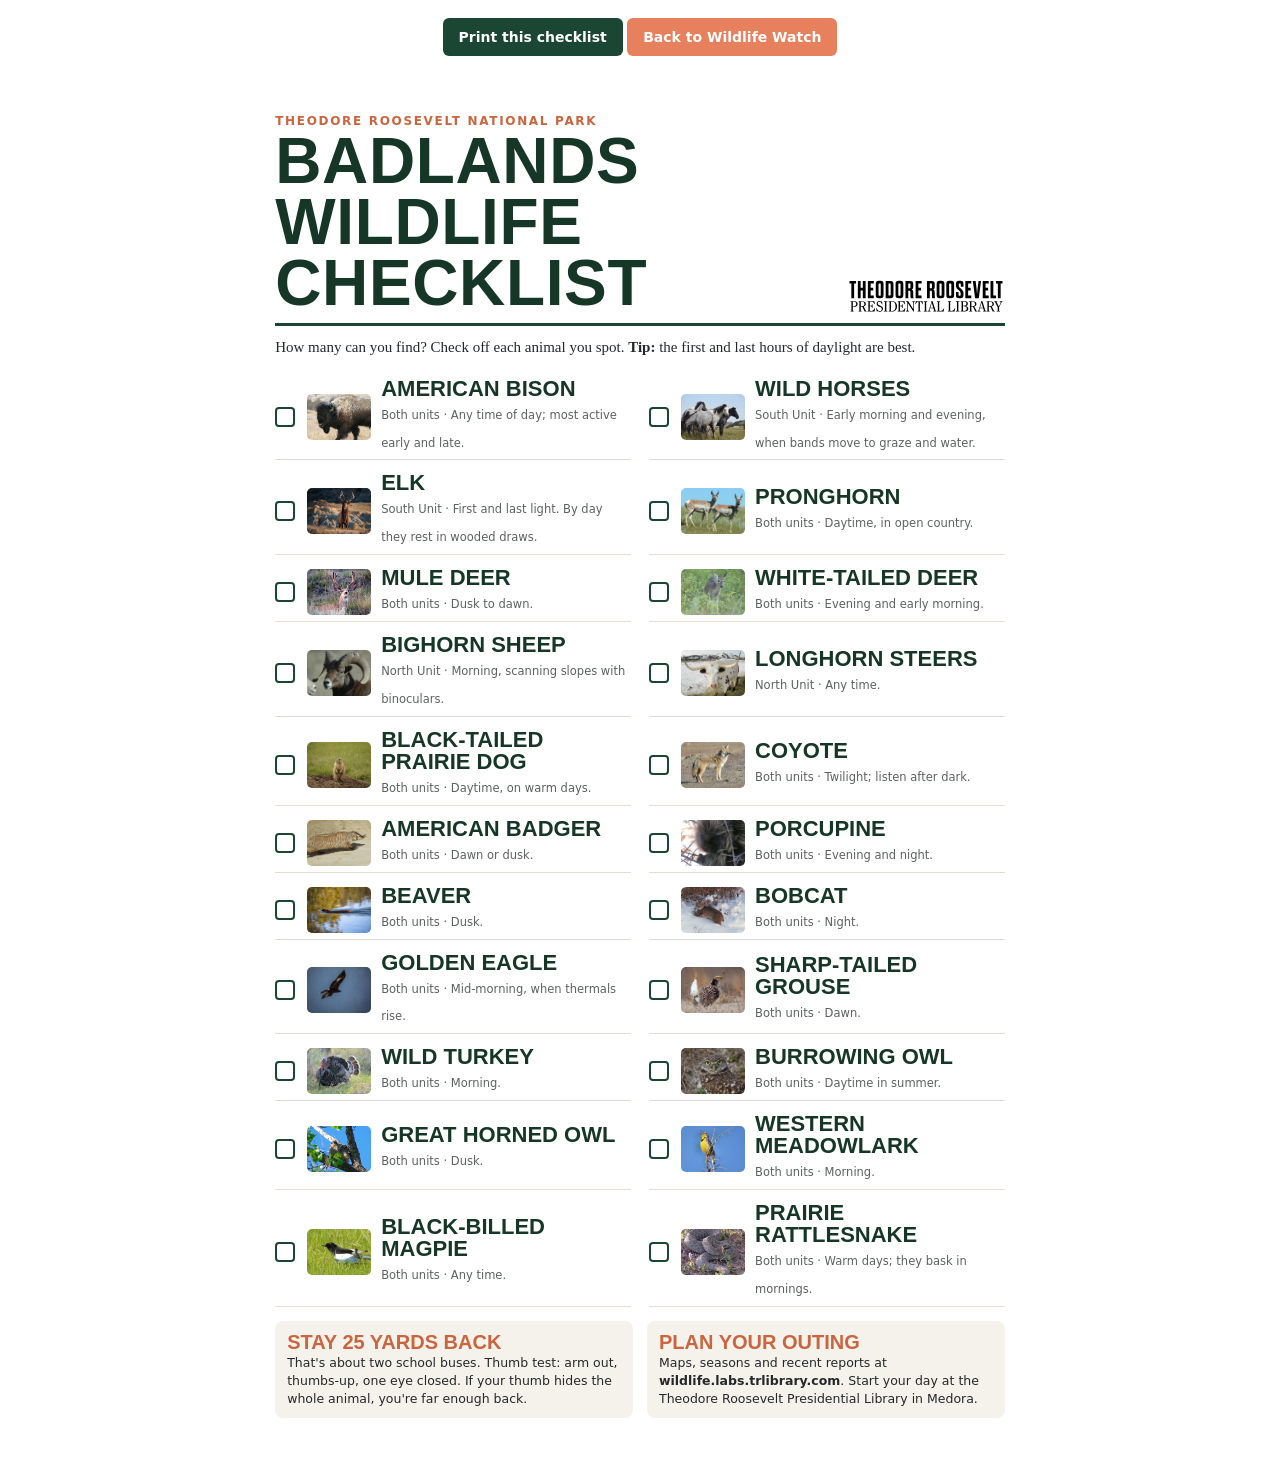
<file: checklist.html>
<!DOCTYPE html>
<html lang="en">
<head>
<meta charset="UTF-8">
<meta name="viewport" content="width=device-width, initial-scale=1">
<title>Badlands Wildlife Checklist — Theodore Roosevelt Presidential Library</title>
<link rel="stylesheet" href="assets/app.css">
<style>
  body { background: #fff; }
  .sheet { max-width: 8.5in; margin: 0 auto; padding: 0.4in 0.45in; }
  .top { display: flex; justify-content: space-between; align-items: flex-end; border-bottom: 3px solid var(--forest); padding-bottom: 10px; }
  .top h1 { font-size: 64px; }
  .top img { height: 34px; filter: invert(1) brightness(.2); }
  .intro { font-size: 15px; margin: 10px 0 14px; }
  .list { display: grid; grid-template-columns: 1fr 1fr; gap: 8px 18px; }
  .item { display: grid; grid-template-columns: 22px 64px 1fr; gap: 10px; align-items: center; break-inside: avoid; padding: 4px 0; border-bottom: 1px solid var(--line); }
  .box { width: 20px; height: 20px; border: 2px solid var(--forest); border-radius: 4px; background: #fff; padding: 0; box-shadow: none; }
  .thumb { width: 64px; height: 46px; border-radius: 5px; background: center/cover; }
  .item b { font: 700 22px/1 var(--display); text-transform: uppercase; color: var(--forest-dark); display: block; }
  .item small { font: 11.5px/1.3 var(--ui); color: var(--muted); }
  .foot { margin-top: 14px; display: grid; grid-template-columns: 1fr 1fr; gap: 14px; font: 12.5px/1.45 var(--ui); }
  .foot div { background: var(--sand-tint); border-radius: 8px; padding: 10px 12px; }
  .foot b { font: 700 20px var(--display); text-transform: uppercase; color: var(--orange-dark); display: block; }
  .noprint { text-align: center; margin: 18px 0; }
  @media print { .noprint { display: none; } .sheet { padding: 0; } @page { size: letter; margin: .4in; } }
</style>
</head>
<body>
<div class="noprint"><button class="btn" onclick="window.print()">Print this checklist</button> <a class="btn alt" href="./">Back to Wildlife Watch</a></div>
<div class="sheet">
  <div class="top">
    <div><div class="eyebrow">Theodore Roosevelt National Park</div><h1>Badlands Wildlife Checklist</h1></div>
    <img src="assets/trpl-logo.svg" alt="Theodore Roosevelt Presidential Library">
  </div>
  <p class="intro">How many can you find? Check off each animal you spot. <b>Tip:</b> the first and last hours of daylight are best.</p>
  <div class="list" id="list"></div>
  <div class="foot">
    <div><b>Stay 25 yards back</b>That's about two school buses. Thumb test: arm out, thumbs-up, one eye closed. If your thumb hides the whole animal, you're far enough back.</div>
    <div><b>Plan your outing</b>Maps, seasons and recent reports at <span style="font-weight:700">wildlife.labs.trlibrary.com</span>. Start your day at the Theodore Roosevelt Presidential Library in Medora.</div>
  </div>
</div>
<script>
fetch("data/species.json").then(r => r.json()).then(list => {
  document.getElementById("list").innerHTML = list.map(s => `
    <div class="item">
      <span class="box"></span>
      <span class="thumb" style="background-image:url('assets/photos/${s.photo}.jpg')"></span>
      <span><b>${s.name}</b><small>${s.units.length === 2 ? "Both units" : s.units[0] === "south" ? "South Unit" : "North Unit"} · ${s.bestTime}</small></span>
    </div>`).join("");
});
</script>
</body>
</html>
</file>
<file: assets/app.css>
/* ---- TRPL brand fonts (served from trlibrary.com) ---- */
@font-face { font-family: "Clearface"; font-weight: 400; font-style: normal; font-display: swap;
  src: url("https://www.trlibrary.com/themes/custom/trpl/css/clearfacestd-regular.woff2") format("woff2"); }
@font-face { font-family: "Clearface"; font-weight: 400; font-style: italic; font-display: swap;
  src: url("https://www.trlibrary.com/themes/custom/trpl/css/clearfacestd-italic.woff2") format("woff2"); }
@font-face { font-family: "Clearface"; font-weight: 700; font-style: normal; font-display: swap;
  src: url("https://www.trlibrary.com/themes/custom/trpl/css/clearfacestd-heavy.woff2") format("woff2"); }
@font-face { font-family: "Dharma Gothic E"; font-weight: 700; font-style: normal; font-display: swap;
  src: url("https://www.trlibrary.com/themes/custom/trpl/css/dharma_type-dharmagothice-bold.woff2") format("woff2"); }
@font-face { font-family: "Frutiger"; font-weight: 400; font-style: normal; font-display: swap;
  src: url("https://www.trlibrary.com/themes/custom/trpl/css/frutigerltstd-regular.woff2") format("woff2"); }
@font-face { font-family: "Frutiger"; font-weight: 700; font-style: normal; font-display: swap;
  src: url("https://www.trlibrary.com/themes/custom/trpl/css/frutigerltstd-bold.woff2") format("woff2"); }

:root {
  --dark-gray: #25282A;
  --forest: #1B4633;
  --forest-dark: #163728;
  --forest-bright: #8FC895;
  --night: #092A4D;
  --sand: #D1CCBD;
  --sand-tint: #F5F2EB;
  --paper: #FBFAF6;
  --orange: #E7805D;
  --orange-dark: #C9653F;
  --sunset: #FC924E;
  --muted: #5d625f;
  --line: #e2ddd0;
  --display: "Dharma Gothic E", "Oswald", "Archivo Narrow", "Helvetica Neue", sans-serif;
  --body: "Clearface", "Source Serif 4", Georgia, serif;
  --ui: "Frutiger", "Inter", system-ui, -apple-system, sans-serif;
  --radius: 10px;
  --shadow: 0 1px 2px rgba(0,0,0,.06), 0 6px 20px rgba(22,55,40,.08);
}

* { box-sizing: border-box; }
html { scroll-behavior: smooth; scroll-padding-top: 70px; }
body { margin: 0; background: var(--paper); color: var(--dark-gray); font-family: var(--body); font-size: 18px; line-height: 1.55; -webkit-font-smoothing: antialiased; }
img { max-width: 100%; display: block; }
a { color: var(--forest); text-decoration-thickness: 1px; text-underline-offset: 3px; }
a:hover { color: var(--orange-dark); }
button { font: inherit; cursor: pointer; }
.wrap { max-width: 1180px; margin: 0 auto; padding: 0 20px; }
.ui { font-family: var(--ui); }
.eyebrow { font-family: var(--ui); font-weight: 700; font-size: 12px; letter-spacing: .14em; text-transform: uppercase; color: var(--orange-dark); }
h1, h2, h3 { font-family: var(--display); font-weight: 700; text-transform: uppercase; letter-spacing: .01em; line-height: .95; margin: 0; color: var(--forest-dark); }
h2 { font-size: clamp(44px, 6vw, 72px); }
h3 { font-size: 30px; }
.lede { font-size: 21px; max-width: 760px; color: #3b3f3c; }
.small { font-size: 14px; color: var(--muted); font-family: var(--ui); }
.sr { position: absolute; width: 1px; height: 1px; overflow: hidden; clip: rect(0 0 0 0); }

/* ---- Masthead + hero ---- */
.masthead { background: var(--dark-gray); color: #fff; }
.masthead .wrap { display: flex; align-items: center; justify-content: space-between; gap: 16px; height: 58px; }
.masthead img { height: 30px; width: auto; }
.masthead a { color: #fff; font-family: var(--ui); font-size: 14px; text-decoration: none; opacity: .85; }
.masthead a:hover { opacity: 1; color: #fff; }
.hero { position: relative; min-height: 520px; display: flex; align-items: flex-end; color: #fff; background: #1d2b22 center/cover no-repeat; }
.hero::before { content: ""; position: absolute; inset: 0; background: linear-gradient(180deg, rgba(10,20,14,.05) 20%, rgba(10,20,14,.82) 100%); }
.hero .wrap { position: relative; padding-bottom: 46px; padding-top: 120px; width: 100%; }
.hero h1 { color: #fff; font-size: clamp(70px, 12vw, 150px); }
.hero p { font-size: 22px; max-width: 680px; margin: 10px 0 0; text-shadow: 0 1px 8px rgba(0,0,0,.4); }
.hero .eyebrow { color: var(--sunset); }
.hero-credit { position: absolute; right: 12px; bottom: 8px; font: 11px var(--ui); color: rgba(255,255,255,.7); z-index: 1; }

/* ---- Tabs ---- */
.tabs { position: sticky; top: 0; z-index: 1000; background: var(--forest-dark); box-shadow: 0 2px 10px rgba(0,0,0,.15); }
.tabs .wrap { display: flex; gap: 2px; overflow-x: auto; scrollbar-width: none; }
.tabs .wrap::-webkit-scrollbar { display: none; }
.tabs button { flex: 0 0 auto; background: none; border: 0; color: rgba(255,255,255,.75); font-family: var(--display); font-size: 22px; text-transform: uppercase; letter-spacing: .03em; padding: 14px 16px 12px; border-bottom: 3px solid transparent; }
.tabs button:hover { color: #fff; }
.tabs button[aria-selected="true"] { color: #fff; border-bottom-color: var(--orange); }

section.panel { padding: 64px 0 80px; }
section.panel[hidden] { display: none; }
.panel-head { display: flex; flex-wrap: wrap; align-items: flex-end; justify-content: space-between; gap: 20px; margin-bottom: 28px; }

/* ---- Chips / filters ---- */
.chips { display: flex; flex-wrap: wrap; gap: 8px; }
.chip { font-family: var(--ui); font-size: 14px; border: 1px solid var(--line); background: #fff; color: var(--dark-gray); padding: 7px 14px; border-radius: 999px; }
.chip:hover { border-color: var(--forest); }
.chip[aria-pressed="true"] { background: var(--forest); border-color: var(--forest); color: #fff; }

/* ---- Species cards ---- */
.grid { display: grid; grid-template-columns: repeat(auto-fill, minmax(255px, 1fr)); gap: 20px; }
.card { background: #fff; border-radius: var(--radius); overflow: hidden; box-shadow: var(--shadow); display: flex; flex-direction: column; border: 0; padding: 0; text-align: left; color: inherit; transition: transform .15s ease, box-shadow .15s ease; }
.card:hover { transform: translateY(-3px); box-shadow: 0 2px 4px rgba(0,0,0,.06), 0 14px 30px rgba(22,55,40,.14); }
.card .ph { aspect-ratio: 4/3; background: var(--sand) center/cover; position: relative; }
.card .badge { position: absolute; left: 10px; top: 10px; }
.badge { display: inline-block; font: 700 11px var(--ui); letter-spacing: .08em; text-transform: uppercase; padding: 4px 8px; border-radius: 4px; background: rgba(255,255,255,.92); color: var(--forest-dark); }
.badge.reintroduced { background: var(--forest); color: #fff; }
.badge.historic { background: var(--orange); color: #fff; }
.card .body { padding: 14px 16px 16px; display: flex; flex-direction: column; gap: 6px; flex: 1; }
.card h3 { font-size: 28px; }
.card p { margin: 0; font-size: 16px; color: #444; line-height: 1.4; }
.card .meta { margin-top: auto; padding-top: 8px; display: flex; justify-content: space-between; align-items: center; gap: 8px; }
.units { font: 12px var(--ui); color: var(--muted); }
.months { display: grid; grid-template-columns: repeat(12, 1fr); gap: 2px; width: 108px; }
.months i { height: 8px; border-radius: 2px; background: #ebe7dc; }
.months i.on { background: var(--orange); }
.card.feature { grid-column: span 2; }
.card.feature .ph { aspect-ratio: 16/9; }
@media (max-width: 620px) { .card.feature { grid-column: span 1; } }

/* ---- Detail pop-up (centered dialog) ---- */
.drawer { position: fixed; inset: 0; z-index: 2000; display: none; }
.drawer.open { display: block; }
.drawer .scrim { position: absolute; inset: 0; background: rgba(251,250,246,.86); -webkit-backdrop-filter: blur(3px); backdrop-filter: blur(3px); animation: wwFade .18s ease-out; }
.drawer .stage { position: absolute; inset: 0; display: flex; align-items: center; justify-content: center; padding: 24px 16px; pointer-events: none; }
.drawer .sheet { pointer-events: auto; position: relative; width: min(940px, 100%); max-height: 100%; overflow-y: auto; overscroll-behavior: contain; background: var(--paper); border-radius: 14px; border: 1px solid var(--line); box-shadow: 0 2px 6px rgba(22,55,40,.08), 0 24px 60px rgba(22,55,40,.18); animation: wwPop .2s ease-out; }
.drawer .bar { position: sticky; top: 0; z-index: 3; display: flex; justify-content: space-between; align-items: flex-start; gap: 8px; padding: 0 12px; pointer-events: none; height: 0; overflow: visible; }
.drawer .bar > * { pointer-events: auto; }
.drawer .nav { display: flex; gap: 6px; margin-top: 12px; }
.drawer .close, .drawer .nav button { width: 40px; height: 40px; border-radius: 50%; border: 0; background: rgba(255,255,255,.95); font-size: 22px; line-height: 1; box-shadow: 0 2px 10px rgba(0,0,0,.2); color: var(--forest-dark); margin-top: 12px; }
.drawer .nav button { margin-top: 0; font-size: 18px; }
.drawer .close:hover, .drawer .nav button:hover { background: #fff; color: var(--orange-dark); }
.drawer .big { aspect-ratio: 16/8; background: var(--sand) center/cover; border-radius: 14px 14px 0 0; }
.drawer .thumbs { display: flex; gap: 6px; padding: 8px 24px 0; overflow-x: auto; }
.drawer .thumbs button { flex: 0 0 76px; height: 56px; border: 2px solid transparent; border-radius: 6px; background: center/cover; padding: 0; }
.drawer .thumbs button[aria-current="true"] { border-color: var(--orange); }
.drawer .credit { font: 11px var(--ui); color: var(--muted); padding: 6px 24px 0; }
.drawer .content { padding: 18px 28px 32px; }
.drawer .counter { font: 12px var(--ui); color: var(--muted); }
@keyframes wwFade { from { opacity: 0; } to { opacity: 1; } }
@keyframes wwPop { from { opacity: 0; transform: translateY(10px) scale(.98); } to { opacity: 1; transform: none; } }
/* Embedded: the iframe is as tall as its content, so pin the dialog to the slice
   of the iframe the reader can actually see (reported by embed.js). */
body.embed .drawer .stage { position: absolute; inset: auto 0 auto 0; top: var(--vp-top, 0px); height: var(--vp-h, 100vh); }
body.embed .drawer .scrim { position: absolute; }
body.embed.single .drawer { position: absolute; }
@media (max-width: 620px) { .drawer .stage { padding: 10px 8px; } .drawer .content { padding: 16px 18px 26px; } .drawer h2 { font-size: 48px !important; } }
.drawer h2 { font-size: 60px; }
.drawer .sci { font-style: italic; color: var(--muted); margin: 2px 0 12px; }
.facts { display: grid; grid-template-columns: 1fr 1fr; gap: 12px; margin: 20px 0; }
.fact { background: #fff; border-radius: 8px; padding: 12px 14px; border: 1px solid var(--line); }
.fact b { display: block; font: 700 11px var(--ui); text-transform: uppercase; letter-spacing: .1em; color: var(--orange-dark); margin-bottom: 4px; }
.fact span { font-size: 16px; line-height: 1.4; }
.tr-note { border-left: 4px solid var(--orange); background: var(--sand-tint); padding: 14px 18px; margin: 20px 0; border-radius: 0 8px 8px 0; }
.tr-note b { font: 700 11px var(--ui); text-transform: uppercase; letter-spacing: .1em; color: var(--forest); display: block; margin-bottom: 4px; }
.safety { background: #fff4ee; border: 1px solid #f4c9b6; border-radius: 8px; padding: 12px 14px; font-size: 16px; }
.events { list-style: none; padding: 0; margin: 10px 0; display: grid; gap: 6px; }
.events li { display: flex; gap: 10px; align-items: baseline; font-size: 16px; }
.events .when { font: 700 12px var(--ui); color: #fff; background: var(--forest); padding: 2px 8px; border-radius: 4px; white-space: nowrap; }
.events li.now .when { background: var(--orange); }
.chart { margin: 8px 0 20px; }
.chart .bars { display: grid; gap: 3px; align-items: end; height: 90px; }
.chart .bars div { background: var(--forest-bright); border-radius: 3px 3px 0 0; min-height: 2px; position: relative; }
.chart .bars div.hi { background: var(--forest); }
.chart .bars div.cur { outline: 2px solid var(--orange); outline-offset: 1px; }
.chart .labels { display: grid; gap: 3px; font: 11px var(--ui); color: var(--muted); text-align: center; margin-top: 4px; }

/* ---- Horses ---- */
.horse-hero { display: grid; grid-template-columns: 1.2fr 1fr; gap: 28px; align-items: center; margin-bottom: 48px; }
.horse-hero .collage { display: grid; grid-template-columns: 2fr 1fr; grid-template-rows: 1fr 1fr; gap: 8px; height: 440px; }
.horse-hero .collage div { background: center/cover; border-radius: 8px; }
.horse-hero .collage div:first-child { grid-row: span 2; }
.stat { display: flex; align-items: baseline; gap: 12px; margin: 18px 0; }
.stat strong { font: 700 72px/1 var(--display); color: var(--orange-dark); }
@media (max-width: 860px) { .horse-hero { grid-template-columns: 1fr; } .horse-hero .collage { height: 320px; } }
.timeline { position: relative; margin: 30px 0 60px; padding-left: 30px; }
.timeline::before { content: ""; position: absolute; left: 8px; top: 6px; bottom: 6px; width: 3px; background: var(--sand); }
.tl { position: relative; padding: 0 0 26px; }
.tl::before { content: ""; position: absolute; left: -29px; top: 6px; width: 15px; height: 15px; border-radius: 50%; background: var(--forest); border: 3px solid var(--paper); }
.tl.flag::before { background: var(--orange); }
.tl .when { font: 700 13px var(--ui); letter-spacing: .08em; text-transform: uppercase; color: var(--orange-dark); }
.tl h4 { font-family: var(--display); font-size: 28px; text-transform: uppercase; margin: 2px 0 4px; color: var(--forest-dark); font-weight: 700; }
.tl p { margin: 0; max-width: 760px; font-size: 17px; }
.tl .src { font: 11px var(--ui); color: var(--muted); }
.two { display: grid; grid-template-columns: 1fr 1fr; gap: 36px; }
@media (max-width: 860px) { .two { grid-template-columns: 1fr; } }
.box { background: #fff; border-radius: var(--radius); padding: 22px 24px; box-shadow: var(--shadow); }
.band-pts { display: grid; gap: 12px; margin-top: 12px; }
.band-pts div b { font-family: var(--ui); font-size: 15px; display: block; color: var(--forest); }
.band-pts div { font-size: 16px; }
.coats { display: grid; grid-template-columns: repeat(auto-fill, minmax(150px, 1fr)); gap: 12px; margin-top: 12px; }
.coat { display: flex; gap: 10px; align-items: flex-start; font-size: 14px; line-height: 1.35; }
.coat i { flex: 0 0 38px; height: 38px; border-radius: 50%; border: 2px solid #fff; box-shadow: 0 0 0 1px var(--line); }
.coat b { font-family: var(--ui); display: block; font-size: 14px; }
.partners { display: grid; grid-template-columns: repeat(auto-fill, minmax(240px, 1fr)); gap: 12px; margin-top: 14px; }
.partners a { display: block; background: #fff; border: 1px solid var(--line); border-radius: 8px; padding: 14px 16px; text-decoration: none; color: inherit; }
.partners a:hover { border-color: var(--forest); }
.partners b { font-family: var(--ui); display: block; color: var(--forest); }
.partners span { font-size: 14px; color: var(--muted); }

/* ---- Map ---- */
.map-layout { display: grid; grid-template-columns: 320px 1fr; gap: 0; border-radius: var(--radius); overflow: hidden; box-shadow: var(--shadow); background: #fff; }
.map-side { padding: 18px; max-height: 640px; overflow-y: auto; border-right: 1px solid var(--line); }
.map-side h4 { font: 700 12px var(--ui); text-transform: uppercase; letter-spacing: .1em; color: var(--orange-dark); margin: 16px 0 8px; }
.map-side h4:first-child { margin-top: 0; }
.map-side select { width: 100%; font: 15px var(--ui); padding: 8px; border: 1px solid var(--line); border-radius: 6px; background: #fff; }
.toggle { display: flex; align-items: center; gap: 8px; font: 14px var(--ui); margin: 6px 0; }
.toggle input { accent-color: var(--forest); width: 16px; height: 16px; }
.swatch { display: inline-block; width: 14px; height: 14px; border-radius: 3px; vertical-align: -2px; }
#map { height: 640px; }
.spot-list { list-style: none; padding: 0; margin: 0; display: grid; gap: 6px; }
.spot-list button { width: 100%; text-align: left; background: var(--sand-tint); border: 0; border-radius: 6px; padding: 8px 10px; font: 14px var(--ui); color: var(--dark-gray); }
.spot-list button:hover { background: #ece6d6; }
.spot-list small { display: block; color: var(--muted); font-size: 12px; }
@media (max-width: 860px) { .map-layout { grid-template-columns: 1fr; } .map-side { max-height: none; border-right: 0; border-bottom: 1px solid var(--line); } #map { height: 480px; } }
.leaflet-popup-content { font-family: var(--ui); font-size: 14px; line-height: 1.4; }
.leaflet-popup-content b { font-family: var(--display); font-size: 22px; text-transform: uppercase; font-weight: 700; color: var(--forest-dark); display: block; }
.pin { width: 26px; height: 26px; border-radius: 50% 50% 50% 0; transform: rotate(-45deg); background: var(--forest); border: 3px solid #fff; box-shadow: 0 2px 6px rgba(0,0,0,.35); }
.pin.start { background: var(--orange); }
.pin.hit { background: var(--orange-dark); width: 30px; height: 30px; }

/* ---- Planner ---- */
.planner-controls { display: flex; flex-wrap: wrap; gap: 14px; align-items: end; background: #fff; padding: 18px 20px; border-radius: var(--radius); box-shadow: var(--shadow); margin-bottom: 26px; }
.planner-controls label { font: 700 12px var(--ui); text-transform: uppercase; letter-spacing: .1em; color: var(--forest); display: grid; gap: 6px; }
.planner-controls input, .planner-controls select { font: 16px var(--ui); padding: 9px 10px; border: 1px solid var(--line); border-radius: 6px; background: var(--paper); }
.btn { font: 700 14px var(--ui); background: var(--forest); color: #fff; border: 0; border-radius: 6px; padding: 11px 16px; text-decoration: none; display: inline-block; }
.btn:hover { background: var(--forest-dark); color: #fff; }
.btn.alt { background: var(--orange); }
.btn.alt:hover { background: var(--orange-dark); }
.sunbar { position: relative; height: 46px; border-radius: 8px; overflow: hidden; background: linear-gradient(90deg, #0c1b33, #0c1b33); margin: 14px 0 6px; }
.sunbar .day { position: absolute; top: 0; bottom: 0; background: linear-gradient(90deg, var(--sunset), #f7d77a 15%, #cfe6f5 35%, #cfe6f5 65%, #f7d77a 85%, var(--sunset)); }
.sunbar .gold { position: absolute; top: 0; bottom: 0; background: repeating-linear-gradient(45deg, rgba(231,128,93,.85), rgba(231,128,93,.85) 6px, rgba(252,146,78,.85) 6px, rgba(252,146,78,.85) 12px); }
.sunbar-labels { display: flex; justify-content: space-between; font: 12px var(--ui); color: var(--muted); }
.times { display: grid; grid-template-columns: repeat(auto-fit, minmax(150px, 1fr)); gap: 10px; margin: 16px 0; }
.times div { background: var(--sand-tint); border-radius: 8px; padding: 10px 12px; }
.times b { display: block; font: 700 11px var(--ui); text-transform: uppercase; letter-spacing: .1em; color: var(--muted); }
.times span { font: 700 26px var(--display); color: var(--forest-dark); }
.bets { display: grid; gap: 10px; margin-top: 12px; }
.bet { display: grid; grid-template-columns: 64px 1fr auto; gap: 12px; align-items: center; background: #fff; border-radius: 8px; padding: 8px; border: 1px solid var(--line); cursor: pointer; text-align: left; font: inherit; color: inherit; }
.bet:hover { border-color: var(--forest); }
.bet .t { width: 64px; height: 48px; border-radius: 6px; background: center/cover; }
.bet b { font-family: var(--display); font-size: 22px; text-transform: uppercase; color: var(--forest-dark); font-weight: 700; display: block; line-height: 1; }
.bet small { font: 13px var(--ui); color: var(--muted); }
.meter { width: 90px; height: 8px; background: #ebe7dc; border-radius: 4px; overflow: hidden; }
.meter i { display: block; height: 100%; background: var(--orange); }
.route { counter-reset: r; list-style: none; padding: 0; margin: 12px 0 0; display: grid; gap: 10px; }
.route li { counter-increment: r; position: relative; padding-left: 40px; font-size: 16px; }
.route li::before { content: counter(r); position: absolute; left: 0; top: 0; width: 28px; height: 28px; border-radius: 50%; background: var(--forest); color: #fff; font: 700 14px/28px var(--ui); text-align: center; }
.route b { font-family: var(--ui); }
.links { display: grid; grid-template-columns: repeat(auto-fit, minmax(220px, 1fr)); gap: 12px; margin-top: 26px; }
.links a { background: var(--forest-dark); color: #fff; border-radius: 8px; padding: 16px 18px; text-decoration: none; display: block; }
.links a b { font-family: var(--display); font-size: 26px; text-transform: uppercase; display: block; font-weight: 700; }
.links a span { font: 14px var(--ui); opacity: .85; }
.links a:hover { background: var(--forest); color: #fff; }

/* ---- Reports ---- */
.reports { display: grid; grid-template-columns: repeat(auto-fill, minmax(300px, 1fr)); gap: 16px; }
.report { background: #fff; border-radius: var(--radius); box-shadow: var(--shadow); padding: 14px; display: grid; grid-template-columns: 70px 1fr; gap: 12px; }
.report .t { width: 70px; height: 70px; border-radius: 8px; background: center/cover; }
.report b { font-family: var(--display); font-size: 24px; text-transform: uppercase; color: var(--forest-dark); font-weight: 700; display: block; line-height: 1; }
.report ul { list-style: none; padding: 0; margin: 6px 0 0; font: 14px var(--ui); }
.report li { display: flex; justify-content: space-between; gap: 8px; padding: 3px 0; border-bottom: 1px dotted var(--line); }
.report li span:last-child { color: var(--muted); white-space: nowrap; }
.heat { overflow-x: auto; margin-top: 18px; }
.heat table { border-collapse: separate; border-spacing: 3px; font: 13px var(--ui); min-width: 640px; width: 100%; }
.heat th { font-weight: 400; color: var(--muted); }
.heat th.sp { text-align: left; color: var(--dark-gray); white-space: nowrap; padding-right: 8px; }
.heat td { height: 26px; border-radius: 4px; min-width: 34px; }
.notice { background: var(--sand-tint); border-radius: 8px; padding: 14px 16px; font: 14px/1.5 var(--ui); color: #444; margin: 18px 0; }

/* ---- Safety ---- */
.rules { display: grid; grid-template-columns: repeat(auto-fit, minmax(240px, 1fr)); gap: 16px; }
.rule { background: #fff; border-radius: var(--radius); padding: 20px; box-shadow: var(--shadow); }
.rule .big { font: 700 64px/1 var(--display); color: var(--orange-dark); }
.rule h4 { font-family: var(--display); font-size: 26px; text-transform: uppercase; margin: 6px 0; color: var(--forest-dark); font-weight: 700; }
.rule p { margin: 0; font-size: 16px; }
.yardstick { margin: 30px 0 10px; background: #fff; border-radius: var(--radius); padding: 22px; box-shadow: var(--shadow); }
.yardstick svg { width: 100%; height: auto; }

footer.site { background: var(--dark-gray); color: rgba(255,255,255,.8); padding: 36px 0; font: 14px/1.6 var(--ui); }
footer.site a { color: #fff; }
footer.site .wrap { display: grid; gap: 10px; }

/* ---- Embedded mode ---- */
body.embed { background: transparent; }
body.embed .masthead, body.embed .hero, body.embed footer.site { display: none; }
body.embed section.panel { padding: 24px 0; }
body.embed.single .tabs { display: none; }
body.embed .wrap { padding: 0 4px; }

@media print { .tabs, .masthead, .hero { display: none; } }
@media (prefers-reduced-motion: reduce) { * { transition: none !important; scroll-behavior: auto !important; } }

.chart .bars div.na, .heat td.na { background: repeating-linear-gradient(45deg, #f1ede3, #f1ede3 4px, #e4dfd2 4px, #e4dfd2 8px); }
.chart .bars div.na { opacity: .7; }
.ms { font-family: "Material Symbols Rounded"; font-weight: 400; font-style: normal; font-size: 44px; line-height: 1; display: inline-block; font-variation-settings: "FILL" 1; color: var(--orange-dark); -webkit-font-smoothing: antialiased; }

/* ---- Embed tab ---- */
pre.code { background: var(--dark-gray); color: #f3efe7; border-radius: 8px; padding: 12px 14px; overflow-x: auto; font: 13px/1.5 ui-monospace, SFMono-Regular, Menlo, monospace; margin: 8px 0 0; white-space: pre; }
code { font-family: ui-monospace, SFMono-Regular, Menlo, monospace; font-size: .88em; }
.embed-list { display: grid; gap: 14px; margin-top: 14px; }
.emb { background: #fff; border-radius: var(--radius); box-shadow: var(--shadow); padding: 16px 18px; display: grid; grid-template-columns: 120px 1fr; gap: 16px; align-items: start; }
.emb .t { width: 120px; height: 90px; border-radius: 8px; background: center/cover; }
.emb b.name { font: 700 26px/1 var(--display); text-transform: uppercase; color: var(--forest-dark); display: block; }
.emb p { margin: 4px 0 8px; font-size: 16px; }
.emb .row { display: flex; gap: 8px; flex-wrap: wrap; align-items: center; }
.emb pre.code { margin-top: 10px; }
.emb .preview { grid-column: 1 / -1; border: 1px dashed var(--sand); border-radius: 8px; padding: 8px; background: var(--paper); }
.btn.ghost { background: #fff; color: var(--forest); border: 1px solid var(--forest); }
.btn.ghost:hover { background: var(--sand-tint); color: var(--forest-dark); }
.opt-table table { width: 100%; border-collapse: collapse; font: 15px var(--ui); }
.opt-table th, .opt-table td { text-align: left; padding: 9px 10px; border-bottom: 1px solid var(--line); vertical-align: top; }
.opt-table th { font-size: 12px; text-transform: uppercase; letter-spacing: .08em; color: var(--muted); }
.link-list { font: 15px/1.9 var(--ui); padding-left: 18px; }
body.embed .tab-embed { display: none; }
@media (max-width: 620px) { .emb { grid-template-columns: 1fr; } .emb .t { width: 100%; height: 140px; } }
.thumb-tip { display: flex; gap: 12px; align-items: flex-start; margin-top: 14px; background: var(--sand-tint); border-radius: 8px; padding: 12px 14px; font-size: 16px; line-height: 1.45; }
.thumb-tip .ms { font-size: 30px; flex: 0 0 auto; }
</file>
